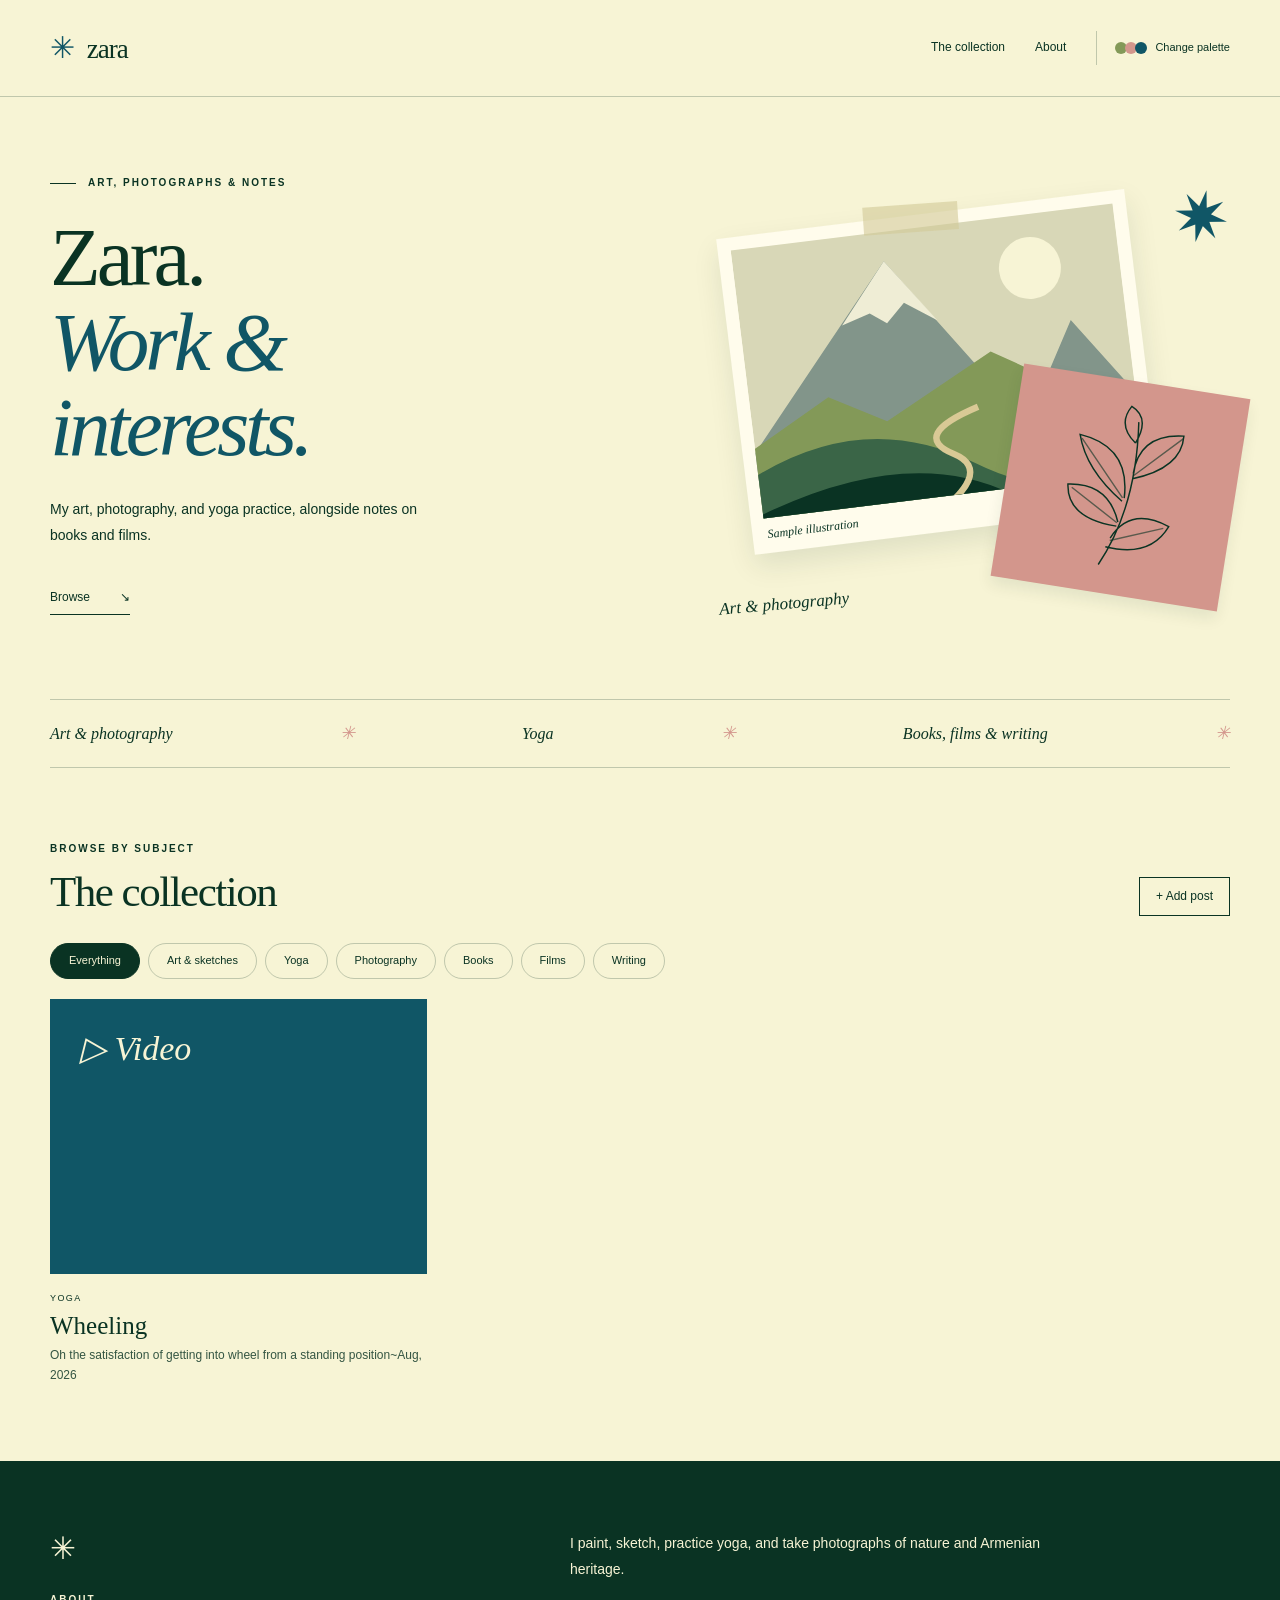
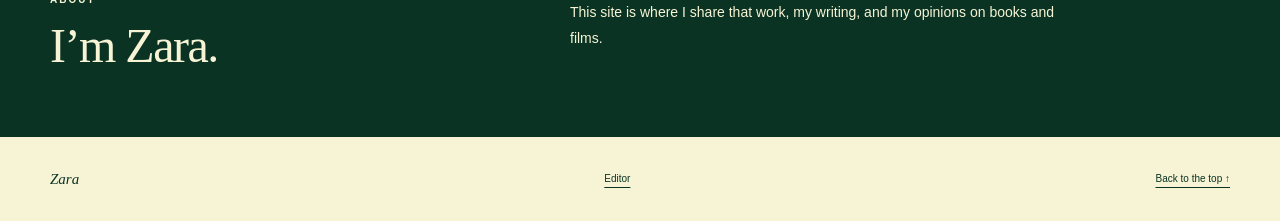
<file: index.html>
<!DOCTYPE html>
<html lang="en">
<head>
  <meta charset="UTF-8">
  <meta name="viewport" content="width=device-width, initial-scale=1">
  <meta name="theme-color" content="#0A3323">
  <meta name="description" content="Art, photography, yoga, writing, and reviews by Zara.">
  <title>Zara | Art, photographs &amp; notes</title>
  <link rel="stylesheet" href="assets/posts.css">
  <style>
    :root { --ink:#0A3323; --sage:#839958; --paper:#F7F4D5; --rose:#D3968C; --blue:#105666; --line:rgba(10,51,35,.23); --serif:Georgia,'Times New Roman',serif; }
    :root[data-palette="ochre"] { --ink:#7F3B25; --sage:#A7993C; --paper:#DCCD8B; --rose:#B57056; --blue:#475480; --line:rgba(127,59,37,.28); }
    * { box-sizing:border-box; }
    html { scroll-behavior:smooth; scroll-padding-top:30px; }
    body { margin:0; background:var(--paper); color:var(--ink); font-family:Arial,Helvetica,sans-serif; font-size:15px; line-height:1.6; }
    button,a { -webkit-tap-highlight-color:transparent; }
    button { font:inherit; cursor:pointer; }
    a { color:inherit; text-underline-offset:5px; }
    button:focus-visible,a:focus-visible { outline:3px solid var(--blue); outline-offset:5px; }
    [hidden] { display:none !important; }
    .skip { position:absolute; top:-100px; left:16px; background:var(--paper); padding:12px 20px; z-index:10; }
    .skip:focus { top:10px; }
    .wrap { width:min(1180px,calc(100% - 96px)); margin:auto; }
    .eyebrow { font-size:10px; letter-spacing:2px; text-transform:uppercase; font-weight:600; }
    header { border-bottom:1px solid var(--line); }
    .header-inner { min-height:96px; display:flex; align-items:center; justify-content:space-between; gap:24px; }
    .brand { text-decoration:none; font-family:var(--serif); font-size:27px; letter-spacing:-1px; white-space:nowrap; }
    .brand span { color:var(--blue); font-size:30px; margin-right:7px; }
    nav { display:flex; align-items:center; gap:30px; }
    nav a { font-size:12px; text-decoration:none; }
    nav a:hover { text-decoration:underline; }
    .palette { display:flex; align-items:center; gap:8px; padding:8px 0 8px 18px; border:0; border-left:1px solid var(--line); background:none; color:var(--ink); font-size:11px; }
    .swatches { display:flex; }
    .swatches i { width:12px; height:12px; border-radius:50%; background:var(--sage); }
    .swatches i:nth-child(2) { background:var(--rose); margin-left:-2px; }
    .swatches i:nth-child(3) { background:var(--blue); margin-left:-2px; }
    .hero { display:grid; grid-template-columns:1.1fr 1fr; gap:60px; align-items:center; padding:78px 0 84px; }
    .hello { display:flex; align-items:center; gap:12px; margin:0 0 24px; }
    .hello::before { content:''; width:26px; height:1px; background:var(--ink); }
    h1 { font-family:var(--serif); font-size:clamp(58px,6.5vw,88px); font-weight:400; letter-spacing:-4px; line-height:1.02; margin:0 0 26px; }
    h1 em { font-weight:400; color:var(--blue); }
    .intro { max-width:370px; font-size:14px; line-height:1.9; }
    .text-link { display:inline-flex; align-items:center; gap:30px; font-size:12px; text-decoration:none; border-bottom:1px solid var(--ink); padding:7px 0; margin-top:18px; }
    .text-link:hover { gap:40px; }
    .collage { position:relative; min-height:400px; isolation:isolate; }
    .landscape-print { position:absolute; width:77%; top:18px; left:7%; background:#fffcec; padding:13px 13px 35px; transform:rotate(-7deg); box-shadow:0 12px 28px #0a33231a; }
    .landscape-print svg { display:block; width:100%; height:270px; }
    .landscape-print small { position:absolute; bottom:9px; left:15px; font-family:var(--serif); font-style:italic; font-size:12px; color:#0a3323; }
    .tape { position:absolute; width:95px; height:28px; background:#d3ca9899; left:36%; top:-11px; transform:rotate(3deg); }
    .botanical { position:absolute; right:-5px; bottom:0; width:43%; height:215px; background:var(--rose); transform:rotate(9deg); box-shadow:0 8px 15px #0a332315; display:grid; place-items:center; }
    .botanical svg { width:80%; height:83%; color:var(--ink); }
    .collage-note { position:absolute; bottom:-22px; left:22px; font-family:var(--serif); font-style:italic; font-size:17px; transform:rotate(-5deg); }
    .little-star { position:absolute; right:0; top:-12px; font-size:70px; line-height:1; color:var(--blue); transform:rotate(12deg); }
    .ribbon { border-block:1px solid var(--line); display:flex; align-items:center; justify-content:space-between; gap:16px; padding:19px 0; font-family:var(--serif); font-style:italic; font-size:16px; }
    .ribbon span:nth-child(even) { color:var(--rose); font-size:18px; }
    .collection { padding:67px 0 76px; }
    .section-heading { display:flex; justify-content:space-between; align-items:flex-end; gap:24px; margin-bottom:27px; }
    h2 { font-family:var(--serif); font-weight:400; font-size:43px; letter-spacing:-1.5px; line-height:1.15; margin:8px 0 0; }
    .section-heading p { font-family:var(--serif); font-style:italic; margin:0 0 4px; font-size:16px; }
    .filters { display:flex; flex-wrap:wrap; gap:8px; margin:0 0 20px; }
    .filter { border:1px solid var(--line); background:none; color:var(--ink); border-radius:24px; padding:8px 18px; font-size:11px; }
    .filter[aria-pressed="true"],.filter:hover { background:var(--ink); color:var(--paper); border-color:var(--ink); }
    .starter-note { margin:0 0 28px; font-size:11px; opacity:.8; }
    .grid { display:grid; grid-template-columns:repeat(3,minmax(0,1fr)); gap:35px 25px; align-items:start; }
    .entry { min-width:0; }
    .card-open { display:block; border:0; padding:0; width:100%; text-align:left; background:transparent; color:var(--ink); }
    .visual { height:275px; width:100%; display:block; position:relative; overflow:hidden; object-fit:cover; transition:transform .25s ease; }
    .card-open:hover .visual { transform:translateY(-5px); }
    .visual svg { width:100%; height:100%; display:block; }
    .sample-label { position:absolute; bottom:10px; left:12px; font-size:8px; letter-spacing:1px; text-transform:uppercase; background:#fffce7e6; color:#0a3323; padding:3px 7px; }
    .entry-meta { display:flex; justify-content:space-between; align-items:center; margin:17px 0 5px; font-size:9px; letter-spacing:1.4px; text-transform:uppercase; }
    .entry-meta span:last-child { font-size:17px; line-height:1; }
    h3 { font-family:var(--serif); font-size:25px; font-weight:400; letter-spacing:-.6px; margin:0 0 5px; line-height:1.25; }
    .entry p { margin:0; font-size:12px; opacity:.82; }
    .art { background:#e4dcc3; padding:20px; }
    .yoga { background:var(--sage); }
    .photo { background:#d9b89a; }
    .books { background:var(--rose); display:flex; align-items:center; justify-content:center; }
    .book { width:132px; height:193px; background:#f7f0ca; border-left:8px solid #cec59c; transform:rotate(-11deg); box-shadow:10px 12px 0 #0a332322; display:flex; flex-direction:column; justify-content:space-between; padding:18px 14px; color:#0a3323; }
    .book small { font-size:7px; letter-spacing:2px; text-transform:uppercase; }
    .book span { font:italic 31px/1.05 var(--serif); }
    .book i { font-size:29px; font-style:normal; }
    .films { background:var(--blue); display:grid; place-items:center; }
    .film-frame { width:82%; height:70%; border-block:12px dashed #d8c78b; background:#0a3323; padding:12px; color:#f7f4d5; display:flex; align-items:center; justify-content:center; gap:14px; }
    .film-frame span { font:italic 38px/1 var(--serif); }
    .film-frame i { display:block; width:37px; height:37px; border:1px solid #f7f4d577; border-radius:50%; font:20px/37px var(--serif); text-align:center; }
    .words { padding:30px; display:flex; flex-direction:column; align-items:flex-start; justify-content:center; background:#e7dfb4; background-image:repeating-linear-gradient(transparent,transparent 29px,#0a332313 29px,#0a332313 30px); color:#0a3323; }
    .words .quote-mark { font:60px/.8 var(--serif); color:#a96458; }
    .words .quote-text { font:italic 30px/1.3 var(--serif); max-width:240px; }
    .words small { margin-top:17px; font-size:8px; letter-spacing:1.5px; text-transform:uppercase; }
    .about { background:var(--ink); color:var(--paper); padding:63px 0; }
    .about-inner { display:grid; grid-template-columns:.8fr 1.2fr; align-items:center; gap:80px; }
    .about h2 { font-size:48px; }
    .about h2 em { font-weight:400; }
    .about p { max-width:520px; font-size:14px; line-height:1.9; margin:0 0 16px; }
    .about .signature { font-family:var(--serif); font-style:italic; font-size:25px; margin-bottom:0; }
    .about-flower { font-size:31px; display:block; margin-bottom:13px; }
    footer { display:flex; justify-content:space-between; align-items:center; gap:25px; padding-block:30px; font-size:10px; }
    footer .footer-note { font-family:var(--serif); font-style:italic; font-size:15px; }
    dialog { background:var(--paper); color:var(--ink); border:1px solid var(--line); padding:45px; width:min(600px,calc(100% - 32px)); max-height:85vh; box-shadow:0 20px 100px #0003; }
    dialog::backdrop { background:#0a3323aa; backdrop-filter:blur(4px); }
    dialog h2 { margin:16px 0 22px; padding-right:20px; font-size:36px; }
    dialog p { font-size:14px; line-height:1.8; }
    .close-dialog { position:absolute; top:15px; right:15px; border:1px solid var(--line); width:32px; height:32px; border-radius:50%; background:transparent; color:var(--ink); font-size:22px; line-height:1; }
    .draft-tag { font-size:9px; text-transform:uppercase; letter-spacing:1.4px; border-bottom:1px solid var(--line); padding-bottom:14px; }
    .sr-only { position:absolute; width:1px; height:1px; padding:0; margin:-1px; overflow:hidden; clip:rect(0,0,0,0); white-space:nowrap; border:0; }
    @media(min-width:1100px) { .entry:nth-child(3n + 2) { padding-top:28px; } }
    @media(max-width:900px) { .wrap { width:calc(100% - 48px); } .hero { gap:20px; padding:60px 0; } h1 { font-size:66px; } .collage { min-height:350px; } .landscape-print svg { height:220px; } .botanical { height:180px; } .grid { gap:30px 20px; } .visual { height:230px; } .words { padding:20px; } .words .quote-text { font-size:25px; } nav { gap:20px; } .about-inner { gap:40px; } }
    @media(max-width:680px) { .header-inner { min-height:83px; flex-wrap:wrap; padding-block:18px; gap:12px; } .brand { font-size:25px; } nav { width:100%; justify-content:space-between; gap:12px; } .palette { padding-left:12px; } .hero { grid-template-columns:1fr; gap:30px; padding:45px 0 50px; } h1 { font-size:68px; } .intro { max-width:100%; } .collage { min-height:350px; max-width:400px; width:100%; margin:12px auto 20px; } .landscape-print svg { height:235px; } .botanical { right:4px; } .little-star { right:5px; } .ribbon { flex-wrap:wrap; justify-content:center; gap:8px 16px; font-size:14px; } .ribbon span:last-child { display:none; } .collection { padding-block:43px; } .section-heading { display:block; } .section-heading p { margin-top:12px; } h2 { font-size:37px; } .filters { gap:7px; } .filter { padding:7px 12px; } .grid { grid-template-columns:repeat(2,minmax(0,1fr)); gap:28px 15px; } .visual { height:215px; } .art { padding:8px; } h3 { font-size:23px; } .book { width:103px; height:156px; padding:12px 9px; } .book span { font-size:26px; } .film-frame { gap:7px; padding:7px; } .film-frame span { font-size:28px; } .film-frame i { width:26px; height:26px; font-size:14px; line-height:26px; flex-shrink:0; } .words { padding:17px; } .words .quote-text { font-size:23px; } .about-inner { grid-template-columns:1fr; gap:25px; } .about { padding-block:40px; } .about h2 { font-size:42px; } footer { flex-wrap:wrap; gap:12px; } footer .footer-note { width:100%; } dialog { padding:32px 25px; } }
    @media(max-width:380px) { .wrap { width:calc(100% - 32px); } h1 { font-size:59px; } .grid { grid-template-columns:1fr; } .visual { height:290px; } .book { width:140px; height:195px; } .words .quote-text { font-size:32px; } }
    @media(prefers-reduced-motion:reduce) { html { scroll-behavior:auto; } * { transition:none !important; } }
  </style>
</head>
<body>
  <a class="skip" href="#main">Skip to content</a>
  <header>
    <div class="wrap header-inner">
      <a class="brand" href="#" aria-label="Zara’s home"><span aria-hidden="true">✳</span> zara</a>
      <nav aria-label="Main navigation">
        <a href="#collection">The collection</a><a href="#about">About</a>
        <button class="palette" id="palette-toggle" aria-label="Use the ochre color palette" aria-pressed="false" hidden><span class="swatches" aria-hidden="true"><i></i><i></i><i></i></span><span>Change palette</span></button>
      </nav>
    </div>
  </header>
  <main id="main">
    <div class="wrap">
      <section class="hero" aria-labelledby="intro-title">
        <div>
          <p class="eyebrow hello">Art, photographs &amp; notes</p>
          <h1 id="intro-title">Zara.<br><em>Work &amp;<br>interests.</em></h1>
          <p class="intro">My art, photography, and yoga practice, alongside notes on books and films.</p>
          <a class="text-link" href="#collection">Browse <span aria-hidden="true">↘</span></a>
        </div>
        <div class="collage" role="img" aria-label="A moodboard of sample illustrations: layered mountains and a botanical drawing on dusty pink paper.">
          <div class="landscape-print"><span class="tape"></span>
            <svg viewBox="0 0 360 280" preserveAspectRatio="xMidYMid slice" aria-hidden="true">
              <rect width="360" height="280" fill="#d8d7b7"/><circle cx="276" cy="64" r="29" fill="#f7f4d5"/>
              <path d="M-10 216 141 41 256 207 308 117 380 220V290H-10Z" fill="#82958a"/><path d="m141 41-46 55 27-8 15 11 18-17 29 20Z" fill="#efedd5"/>
              <path d="M-10 206 74 161 126 190 230 137 380 229V290H-10Z" fill="#839958"/><path d="M-10 230Q104 174 203 239T380 228V290H-10Z" fill="#3a6547"/><path d="M-10 266Q140 212 232 271T380 251V290H-10Z" fill="#0a3323"/><path d="M148 290q75-40 36-62t28-41" stroke="#d9c995" stroke-width="6" fill="none"/>
            </svg>
            <small>Sample illustration</small>
          </div>
          <div class="botanical"><svg viewBox="0 0 180 210" fill="none" stroke="currentColor" stroke-width="1.7" aria-hidden="true"><path d="M78 199q34-73 21-173M94 121Q46 91 33 51q61 5 63 66M102 93q55-21 52-59-52 5-52 53M92 151q-59 0-64-40 47-9 65 35M83 177q54 5 70-35-48-17-66 24M99 51Q74 33 88 9q24 10 11 42"/><path d="m36 55 58 62m60-80-51 52m-70 25 59 33m55-2-60 24" opacity=".6"/></svg></div>
          <span class="little-star" aria-hidden="true">✷</span><span class="collage-note">Art &amp; photography</span>
        </div>
      </section>
      <div class="ribbon"><span>Art &amp; photography</span><span aria-hidden="true">✳</span><span>Yoga</span><span aria-hidden="true">✳</span><span>Books, films &amp; writing</span><span aria-hidden="true">✳</span></div>
      <section class="collection" id="collection" aria-labelledby="collection-title">
        <div class="section-heading"><div><span class="eyebrow">Browse by subject</span><h2 id="collection-title">The collection</h2></div><a class="add-post" href="editor.html">+ Add post</a></div>
        <div class="filters" role="group" aria-label="Filter the collection" hidden>
          <button class="filter" data-filter="all" aria-pressed="true">Everything</button><button class="filter" data-filter="art" aria-pressed="false">Art &amp; sketches</button><button class="filter" data-filter="yoga" aria-pressed="false">Yoga</button><button class="filter" data-filter="photography" aria-pressed="false">Photography</button><button class="filter" data-filter="books" aria-pressed="false">Books</button><button class="filter" data-filter="films" aria-pressed="false">Films</button><button class="filter" data-filter="writing" aria-pressed="false">Writing</button>
        </div>
        <p class="starter-note">Draft site. The illustrations and entries below are placeholders.</p>
        <p class="sr-only" id="filter-status" role="status" aria-live="polite"></p>
        <noscript><p>Browse all six collections below. Enable JavaScript to filter them and open entry previews.</p></noscript>
        <div class="grid">
          <article class="entry" data-category="art">
            <button class="card-open" data-entry="entry-art" aria-haspopup="dialog" aria-label="Open Art &amp; sketches">
              <div class="visual art"><svg viewBox="0 0 300 270" aria-hidden="true"><rect x="20" y="8" width="260" height="250" fill="#f8f1db" transform="rotate(-4 150 135)"/><g fill="none" stroke="#665c43" stroke-width="1.4" transform="rotate(-4 150 135)"><path d="M137 236q-10-73 13-147M145 163q-66-5-59-67 48 10 59 67Zm-1-19q51-7 59-66-53 4-59 66Zm1-24q-41-4-39-48 39 5 39 48Zm5-29q40-10 33-49-38 8-33 49Zm-12 108q-54 3-57-37 47-5 57 37Zm1-20q47 13 60-26-44-16-60 26Z"/><path d="m87 98 55 64m59-80-55 59m-38-67 37 41m35-70-29 44m-68 75 53 33m58-40-53 20" opacity=".5"/><ellipse cx="140" cy="235" rx="58" ry="5" opacity=".3"/></g></svg><span class="sample-label">Sample illustration</span></div>
              <div class="entry-meta"><span>01 / Art &amp; sketches</span><span aria-hidden="true">↗</span></div><h3>Art &amp; sketches</h3><p>Paintings, drawings, and work in progress.</p>
            </button>
          </article>
          <article class="entry" data-category="yoga">
            <button class="card-open" data-entry="entry-yoga" aria-haspopup="dialog" aria-label="Open Yoga">
              <div class="visual yoga"><svg viewBox="0 0 350 275" aria-hidden="true"><path d="M89 237V107a86 86 0 0 1 172 0v130" fill="#e6dfb0"/><circle cx="213" cy="89" r="27" fill="#d3968c"/><path d="M0 235h350v40H0" fill="#647e4a"/><ellipse cx="176" cy="240" rx="102" ry="9" fill="#0a332333"/><g fill="none" stroke="#0a3323" stroke-linecap="round" stroke-linejoin="round"><circle cx="170" cy="126" r="16" stroke-width="3"/><path d="M163 146q-21 25-13 52m27-52q24 25 14 52M151 158l-25 32-36 13m97-45 24 32 34 13M149 198q-51-4-43 19 22 20 69 1 47 19 69-1 8-23-54-19m-41 1 37 14m4-15-29 16" stroke-width="4"/></g><path d="M31 229v-73m0 38q-26-6-19-29 23 1 19 29m0 20q27-9 28-31-27 0-28 31" fill="#0a3323"/></svg><span class="sample-label">Sample illustration</span></div>
              <div class="entry-meta"><span>02 / Yoga &amp; movement</span><span aria-hidden="true">↗</span></div><h3>Yoga</h3><p>Photos and videos from my practice.</p>
            </button>
          </article>
          <article class="entry" data-category="photography">
            <button class="card-open" data-entry="entry-photography" aria-haspopup="dialog" aria-label="Open Photography">
              <div class="visual photo"><svg viewBox="0 0 350 275" preserveAspectRatio="xMidYMid slice" aria-hidden="true"><rect width="350" height="275" fill="#c7cdb8"/><circle cx="270" cy="60" r="31" fill="#f7efcf"/><path d="m-20 204 143-159 74 113 66-71 106 123v80H-20" fill="#718e81"/><path d="m123 45-27 30 19-3 11 11 9-13 14 15Z" fill="#ede9d1"/><path d="M0 219q104-91 191-12t159-15v90H0" fill="#839958"/><path d="M0 245q190-35 350-6v40H0" fill="#3c6043"/><g fill="#b57056" stroke="#7f3b25" stroke-width="1.5"><path d="M156 230v-65h65v65Z"/><path d="m148 165 40-35 41 35Z"/><path d="M176 141v-30h24v30Z"/><path d="m171 111 17-35 17 35Z"/></g><path d="M181 230v-22a8 8 0 0 1 16 0v22" fill="#573d2b"/><path d="M187 124v9M169 185v10m41-10v10" stroke="#573d2b" stroke-width="5"/><path d="m188 75 0-14m-6 5h12" stroke="#573d2b" stroke-width="2"/><path d="M178 275q-4-30 11-45" stroke="#d8c194" stroke-width="14" fill="none"/></svg><span class="sample-label">Sample illustration</span></div>
              <div class="entry-meta"><span>03 / Nature &amp; Armenian heritage</span><span aria-hidden="true">↗</span></div><h3>Photography</h3><p>Nature and Armenian heritage.</p>
            </button>
          </article>
          <article class="entry" data-category="books">
            <button class="card-open" data-entry="entry-books" aria-haspopup="dialog" aria-label="Open Books">
              <div class="visual books"><div class="book" aria-hidden="true"><small>Reading notes</small><span>Books<br>&amp; notes</span><i>✳</i></div><span class="sample-label">Sample illustration</span></div>
              <div class="entry-meta"><span>04 / The bookshelf</span><span aria-hidden="true">↗</span></div><h3>Books</h3><p>What I’ve read and what I thought.</p>
            </button>
          </article>
          <article class="entry" data-category="films">
            <button class="card-open" data-entry="entry-films" aria-haspopup="dialog" aria-label="Open Films">
              <div class="visual films"><div class="film-frame" aria-hidden="true"><i>✳</i><span>Film<br>diary</span></div><span class="sample-label">Sample illustration</span></div>
              <div class="entry-meta"><span>05 / The film diary</span><span aria-hidden="true">↗</span></div><h3>Films</h3><p>Reviews and a watchlist.</p>
            </button>
          </article>
          <article class="entry" data-category="writing">
            <button class="card-open" data-entry="entry-writing" aria-haspopup="dialog" aria-label="Open Writing">
              <div class="visual words" aria-hidden="true"><span class="quote-mark">“</span><span class="quote-text">Notes &amp;<br>quotes</span><small>Writing</small></div>
              <div class="entry-meta"><span>06 / Writings &amp; collected words</span><span aria-hidden="true">↗</span></div><h3>Writing</h3><p>My writing and collected quotes.</p>
            </button>
          </article>
        </div>
      </section>
    </div>
    <section class="about" id="about" aria-labelledby="about-title"><div class="wrap about-inner">
      <div><span class="about-flower" aria-hidden="true">✳</span><span class="eyebrow">About</span><h2 id="about-title">I’m Zara.</h2></div>
      <div><p>I paint, sketch, practice yoga, and take photographs of nature and Armenian heritage.</p><p>This site is where I share that work, my writing, and my opinions on books and films.</p></div>
    </div></section>
  </main>
  <footer class="wrap"><span class="footer-note">Zara</span><a href="editor.html">Editor</a><a href="#">Back to the top ↑</a></footer>

  <!-- Full entries: replace this starter copy with your own. -->
  <template id="entry-art"><h2>Art &amp; sketches</h2><p>No artwork added yet.</p></template>
  <template id="entry-yoga"><h2>Yoga</h2><p>No photos or videos added yet.</p></template>
  <template id="entry-photography"><h2>Photography</h2><p>No photographs added yet. The card shows a sample illustration.</p></template>
  <template id="entry-books"><h2>Books</h2><p>No book reviews added yet.</p></template>
  <template id="entry-films"><h2>Films</h2><p>No film reviews added yet.</p><p data-letterboxd-pending>Letterboxd profile not linked yet.</p><a class="text-link" data-letterboxd-link hidden>My Letterboxd profile <span aria-hidden="true">↗</span></a></template>
  <template id="entry-writing"><h2>Writing</h2><p>No writing or quotes added yet.</p></template>
  <dialog id="entry-dialog" aria-labelledby="dialog-title"><button class="close-dialog" aria-label="Close entry">×</button><div class="draft-tag">Placeholder entry</div><div id="dialog-content"></div></dialog>
  <script src="content/posts.js"></script>
  <script src="assets/posts.js"></script>
  <script src="assets/collection.js"></script>
  <script>
    const LETTERBOXD_USERNAME = 'zartuyt';

    const paletteToggle = document.querySelector('#palette-toggle');
    const themeColor = document.querySelector('meta[name="theme-color"]');
    function setPalette(palette) {
      const ochre = palette === 'ochre';
      document.documentElement.dataset.palette = ochre ? 'ochre' : 'forest';
      paletteToggle.setAttribute('aria-pressed', String(ochre));
      paletteToggle.setAttribute('aria-label', `Use the ${ochre ? 'forest' : 'ochre'} color palette`);
      themeColor.content = ochre ? '#7F3B25' : '#0A3323';
    }
    try { setPalette(localStorage.getItem('zara-palette')); } catch { setPalette('forest'); }
    paletteToggle.hidden = false;
    paletteToggle.addEventListener('click', () => {
      const palette = document.documentElement.dataset.palette === 'ochre' ? 'forest' : 'ochre';
      setPalette(palette);
      try { localStorage.setItem('zara-palette', palette); } catch { /* Works even without storage. */ }
    });

    const filters = document.querySelectorAll('[data-filter]');
    const entries = document.querySelectorAll('.entry');
    document.querySelector('.filters').hidden = false;
    filters.forEach(button => button.addEventListener('click', () => {
      filters.forEach(filter => filter.setAttribute('aria-pressed', String(filter === button)));
      let count = 0;
      entries.forEach(entry => {
        entry.hidden = button.dataset.filter !== 'all' && entry.dataset.category !== button.dataset.filter;
        if (!entry.hidden) count++;
      });
      document.querySelector('#filter-status').textContent = `${count} ${count === 1 ? 'entry' : 'entries'} shown for ${button.textContent}.`;
    }));

    const dialog = document.querySelector('#entry-dialog');
    const dialogContent = document.querySelector('#dialog-content');
    let entryOpener;
    document.querySelectorAll('[data-entry]').forEach(button => button.addEventListener('click', () => {
      entryOpener = button;
      dialogContent.replaceChildren(document.getElementById(button.dataset.entry).content.cloneNode(true));
      dialogContent.querySelector('h2').id = 'dialog-title';
      const profileLink = dialogContent.querySelector('[data-letterboxd-link]');
      if (profileLink && LETTERBOXD_USERNAME.trim()) {
        profileLink.href = `https://letterboxd.com/${encodeURIComponent(LETTERBOXD_USERNAME.trim())}/`;
        profileLink.hidden = false;
        dialogContent.querySelector('[data-letterboxd-pending]').hidden = true;
      }
      dialog.showModal();
    }));
    dialog.querySelector('.close-dialog').addEventListener('click', () => dialog.close());
    dialog.addEventListener('click', event => {
      const bounds = dialog.getBoundingClientRect();
      if (event.target === dialog && (event.clientX < bounds.left || event.clientX > bounds.right || event.clientY < bounds.top || event.clientY > bounds.bottom)) dialog.close();
    });
    dialog.addEventListener('close', () => entryOpener?.focus());
  </script>
</body>
</html>
</file>
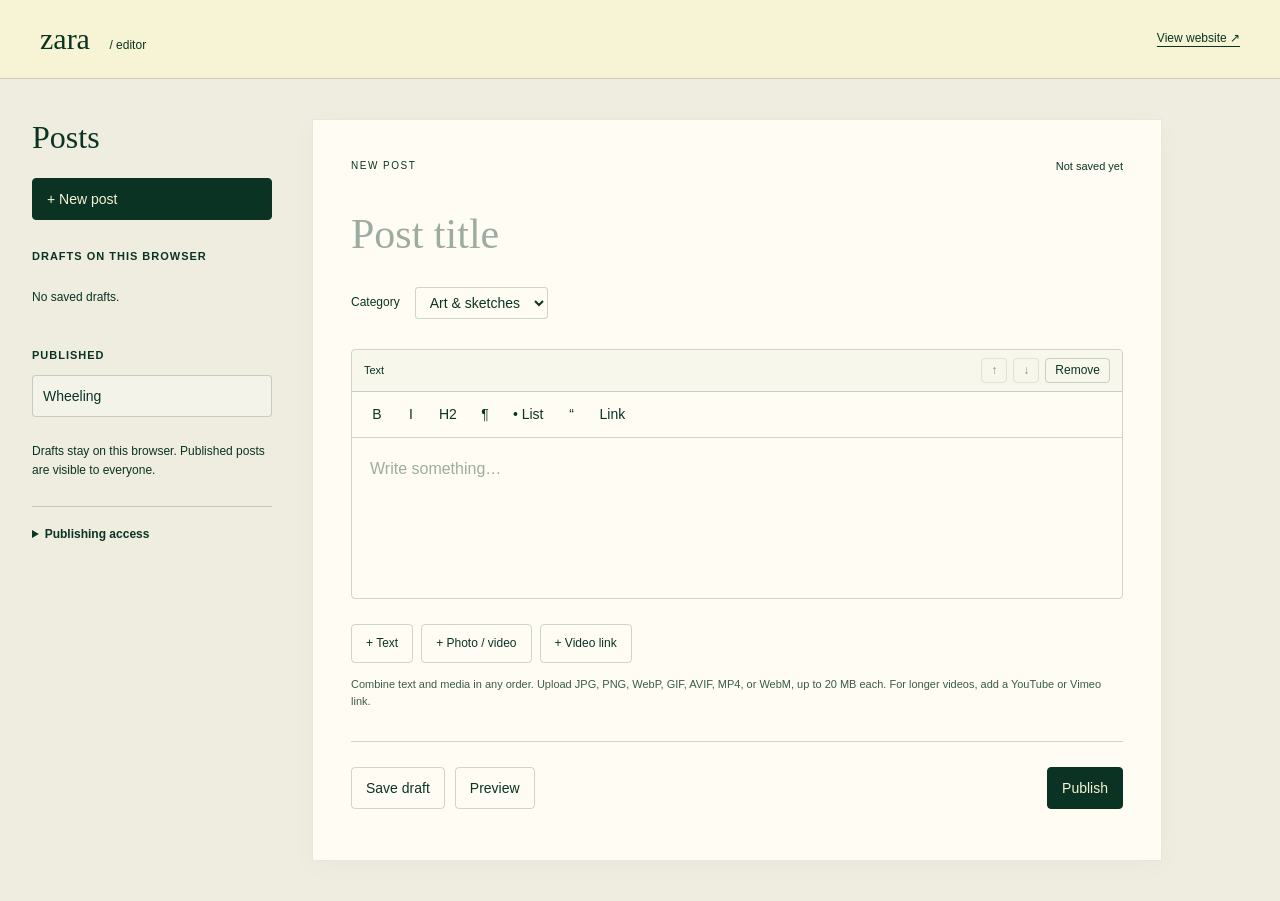
<file: editor.html>
<!DOCTYPE html>
<html lang="en">
<head>
  <meta charset="utf-8">
  <meta name="viewport" content="width=device-width, initial-scale=1">
  <meta name="robots" content="noindex">
  <title>Add a post — Zara</title>
  <link rel="stylesheet" href="assets/editor.css">
  <link rel="stylesheet" href="assets/posts.css">
  <script src="content/posts.js" defer></script>
  <script src="assets/posts.js" defer></script>
  <script src="assets/github.js" defer></script>
  <script src="assets/editor.js" defer></script>
</head>
<body>
  <header class="editor-header"><a href="index.html" class="brand">zara <span>/ editor</span></a><a href="index.html">View website ↗</a></header>
  <main class="editor-layout">
    <aside>
      <h1>Posts</h1>
      <button id="new-post" class="primary">+ New post</button>
      <h2>Drafts on this browser</h2><div id="draft-list" class="post-list"></div>
      <h2>Published</h2><div id="published-list" class="post-list"></div>
      <p class="aside-note">Drafts stay on this browser. Published posts are visible to everyone.</p>
      <details class="connection" id="connection-panel">
        <summary>Publishing access</summary>
        <p id="connection-status" role="status">Not connected to GitHub.</p>
        <p>Only someone with write access to your repository can publish.</p>
        <label for="github-token">GitHub access token</label>
        <input id="github-token" type="password" autocomplete="off" spellcheck="false" placeholder="Paste your token here">
        <button id="connect">Connect GitHub</button><button id="disconnect" hidden>Disconnect</button>
        <p>Your token is kept only in this tab’s memory and is cleared when you refresh or disconnect.</p>
        <details><summary>First-time setup</summary><ol><li>Open <a href="https://github.com/settings/personal-access-tokens/new" target="_blank" rel="noopener noreferrer">GitHub’s token settings</a>.</li><li>Select only <strong>zgrigoryan.github.io</strong> under repository access.</li><li>Set repository <strong>Contents</strong> permission to <strong>Read and write</strong>, choose an expiry, and generate the token.</li><li>Paste it above. You’ll need it again after refreshing this editor.</li></ol><p>The website files must be uploaded to your repository and GitHub Pages enabled before posts can appear online.</p></details>
      </details>
    </aside>
    <section class="workspace" aria-label="Post editor">
      <div class="workspace-top"><span class="eyebrow" id="editing-label">New post</span><span id="save-status" role="status">Not saved yet</span></div>
      <fieldset id="post-fields">
        <label for="post-title" class="sr-only">Post title</label><input id="post-title" class="title-input" maxlength="180" placeholder="Post title" required>
        <div class="post-settings"><label for="post-category">Category</label><select id="post-category"><option value="art">Art &amp; sketches</option><option value="yoga">Yoga</option><option value="photography">Photography</option><option value="books">Books</option><option value="films">Films</option><option value="writing">Writing</option></select></div>
        <div id="blocks"></div>
        <div class="add-blocks" role="group" aria-label="Add content"><button id="add-text">+ Text</button><button id="add-media">+ Photo / video</button><button id="add-embed">+ Video link</button><input id="media-input" type="file" accept="image/jpeg,image/png,image/webp,image/gif,image/avif,video/mp4,video/webm" multiple hidden></div>
        <p class="media-help">Combine text and media in any order. Upload JPG, PNG, WebP, GIF, AVIF, MP4, or WebM, up to 20 MB each. For longer videos, add a YouTube or Vimeo link.</p>
      </fieldset>
      <div class="editor-actions"><button id="save-draft">Save draft</button><button id="preview-post">Preview</button><button id="publish-post" class="primary">Publish</button></div>
      <p id="editor-status" role="status" aria-live="polite"></p>
      <a id="commit-link" target="_blank" rel="noopener noreferrer" hidden>View saved version on GitHub ↗</a>
    </section>
  </main>
  <dialog id="preview-dialog" aria-labelledby="dialog-title"><button class="close-dialog" aria-label="Close preview">×</button><span class="eyebrow">Preview · not published</span><div id="preview-content" class="post-preview"></div></dialog>
  <noscript>This editor needs JavaScript enabled to save drafts and publish posts.</noscript>
</body>
</html>
</file>
<file: assets/posts.css>
.add-post { display:inline-flex; border:1px solid var(--ink); padding:9px 16px; text-decoration:none; font-size:12px; white-space:nowrap; }
.add-post:hover { background:var(--ink); color:var(--paper); }
.section-heading { align-items:center; }
.post-text { overflow-wrap:anywhere; }
.post-text h2 { font-size:27px; margin:24px 0 12px; }
.post-text h3 { margin:20px 0 10px; }
.post-text p,.post-text ul,.post-text ol { margin:12px 0; }
.post-text blockquote { margin:20px 0; padding:0 0 0 18px; border-left:3px solid var(--sage); font-family:var(--serif); font-size:21px; }
.post-meta { font-size:11px !important; text-transform:uppercase; letter-spacing:1px; }
#entry-dialog:has(.published-post) { width:min(800px,calc(100% - 32px)); }
.published-post figure,.post-preview figure { margin:24px 0; }
.published-post img,.published-post video,.post-preview img,.post-preview video { width:100%; max-height:65vh; object-fit:contain; display:block; }
.published-post iframe,.post-preview iframe { width:100%; aspect-ratio:16/9; border:0; display:block; }
.published-post figcaption,.post-preview figcaption { font-size:12px; margin-top:8px; opacity:.8; white-space:pre-wrap; overflow-wrap:anywhere; }
.post-card-cover { display:grid; place-items:center; padding:30px; background:var(--sage); color:var(--ink); font:italic 34px/1.2 var(--serif); overflow-wrap:anywhere; }
.post-card-cover.video-cover { background:var(--blue); color:var(--paper); }
.post-title { display:block; font-family:var(--serif); font-size:25px; line-height:1.25; margin:0 0 5px; }
.post-excerpt { display:block; font-size:12px; opacity:.82; overflow-wrap:anywhere; }
@media(max-width:680px) { .section-heading .add-post { margin-top:15px; } }
</file>
<file: assets/editor.css>
:root { --paper:#f7f4d5; --ink:#0a3323; --sage:#839958; --rose:#d3968c; --blue:#105666; --line:#0a332333; --serif:Georgia,'Times New Roman',serif; }
* { box-sizing:border-box; }
body { margin:0; background:#eeeddf; color:var(--ink); font:14px/1.6 Arial,Helvetica,sans-serif; }
a { color:inherit; text-underline-offset:4px; }
button,input,select,textarea { font:inherit; color:inherit; }
button { cursor:pointer; background:transparent; border:1px solid var(--line); padding:9px 14px; border-radius:4px; }
button:hover { background:#0a33230b; }
button:disabled { opacity:.5; cursor:wait; }
button:focus-visible,a:focus-visible,select:focus-visible,input:focus-visible,textarea:focus-visible,[contenteditable]:focus-visible { outline:2px solid var(--blue); outline-offset:3px; }
.primary { background:var(--ink); color:var(--paper); border-color:var(--ink); }
.primary:hover { background:var(--blue); }
[hidden] { display:none !important; }
.editor-header { display:flex; align-items:center; justify-content:space-between; gap:20px; padding:22px 40px; border-bottom:1px solid var(--line); background:var(--paper); }
.brand { font:30px var(--serif); text-decoration:none; }
.brand span { font:12px Arial,sans-serif; margin-left:12px; }
.editor-header>a:last-child { font-size:12px; }
.editor-layout { display:grid; grid-template-columns:240px minmax(0,850px); gap:40px; width:min(1220px,calc(100% - 64px)); margin:40px auto; align-items:start; }
aside h1 { font:32px var(--serif); margin:0 0 22px; }
aside h2 { font-size:11px; text-transform:uppercase; letter-spacing:1px; margin:28px 0 10px; }
#new-post { width:100%; text-align:left; }
.post-list { display:grid; gap:7px; }
.post-list button { text-align:left; padding:9px 10px; background:#ffffff55; overflow-wrap:anywhere; }
.post-list button[aria-current="true"] { border-color:var(--ink); background:var(--paper); }
.post-list small { display:block; font-size:10px; opacity:.7; }
.post-list p,.aside-note,.connection p,.connection li { font-size:12px; }
.aside-note { margin:25px 0; }
.connection { border-top:1px solid var(--line); padding-top:18px; }
summary { cursor:pointer; font-size:12px; font-weight:bold; }
.connection label { display:block; font-size:12px; }
.connection input { width:100%; margin:5px 0 10px; padding:9px; background:#fffdf3; border:1px solid var(--line); border-radius:3px; }
.connection button { font-size:12px; margin-bottom:10px; }
.connection ol { padding-left:18px; }
.connection li { margin-bottom:8px; }
.workspace { background:#fffdf3; padding:38px; box-shadow:0 5px 25px #0a332307; border:1px solid #0a33231a; min-width:0; }
.workspace-top { display:flex; justify-content:space-between; gap:15px; margin-bottom:25px; font-size:11px; }
.eyebrow { font-size:10px; text-transform:uppercase; letter-spacing:1.5px; }
#save-status { text-align:right; }
fieldset { border:0; padding:0; margin:0; min-width:0; }
.title-input { width:100%; font:42px/1.2 var(--serif); padding:8px 0; border:0; background:none; outline-offset:5px; }
.title-input::placeholder { color:#0a332366; }
.post-settings { margin:20px 0 30px; display:flex; align-items:center; gap:15px; }
.post-settings label { font-size:12px; }
select { padding:6px 10px; background:transparent; border:1px solid var(--line); border-radius:3px; }
.content-block { margin:20px 0; border:1px solid var(--line); border-radius:4px; overflow:hidden; }
.block-header { display:flex; justify-content:space-between; align-items:center; padding:8px 12px; border-bottom:1px solid var(--line); background:#eeeddf66; gap:10px; font-size:11px; }
.block-controls { display:flex; gap:6px; }
.block-controls button { padding:2px 9px; font-size:12px; }
.toolbar { display:flex; gap:4px; flex-wrap:wrap; padding:8px 10px; border-bottom:1px solid var(--line); }
.toolbar button { border:0; padding:3px 9px; min-width:30px; }
.rich-text { min-height:160px; padding:18px; outline-offset:-3px !important; overflow-wrap:anywhere; font-size:16px; }
.rich-text:empty::before { content:attr(data-placeholder); color:#0a332366; pointer-events:none; }
.rich-text p { margin:0 0 12px; }
.rich-text h2 { font:26px var(--serif); }
.rich-text h3 { font:22px var(--serif); }
.rich-text blockquote { border-left:3px solid var(--sage); margin-left:0; padding-left:15px; }
.media-preview { padding:12px; background:#eeeddf55; }
.media-preview img,.media-preview video { display:block; max-width:100%; max-height:350px; margin:auto; }
.media-preview iframe { width:100%; aspect-ratio:16/9; border:0; }
.media-fields { padding:12px 15px; }
.media-fields label { display:block; font-size:11px; margin:8px 0 4px; }
.media-fields textarea,.media-fields input { width:100%; padding:9px; border:1px solid var(--line); background:transparent; border-radius:3px; }
.media-fields textarea { resize:vertical; min-height:65px; }
.add-blocks { display:flex; flex-wrap:wrap; gap:8px; margin-top:25px; }
.add-blocks button { font-size:12px; }
.media-help { font-size:11px; opacity:.8; margin:13px 0 30px; }
.editor-actions { display:flex; flex-wrap:wrap; gap:10px; border-top:1px solid var(--line); padding-top:25px; }
.editor-actions .primary { margin-left:auto; }
#editor-status { font-size:13px; white-space:pre-wrap; overflow-wrap:anywhere; }
#editor-status[data-error="true"] { color:#9a3824; }
#commit-link { font-size:12px; }
dialog { width:min(780px,calc(100% - 32px)); max-height:88vh; padding:40px; border:1px solid var(--line); color:var(--ink); background:var(--paper); }
dialog::backdrop { background:#0a3323aa; }
dialog h2 { font:36px/1.2 var(--serif); margin:20px 0; }
.close-dialog { position:absolute; top:12px; right:12px; border:0; font-size:23px; padding:0 8px; }
.sr-only { position:absolute; width:1px; height:1px; padding:0; margin:-1px; overflow:hidden; clip:rect(0,0,0,0); white-space:nowrap; border:0; }
@media(max-width:850px) { .editor-layout { grid-template-columns:180px minmax(0,1fr); width:calc(100% - 32px); gap:20px; } .workspace { padding:22px; } .title-input { font-size:34px; } }
@media(max-width:620px) { .editor-header { padding:18px; } .editor-layout { grid-template-columns:1fr; margin:20px auto; } aside { border-bottom:1px solid var(--line); padding-bottom:20px; } aside h1 { display:none; } .post-list { grid-template-columns:repeat(2,minmax(0,1fr)); } .aside-note { margin:15px 0; } .workspace { padding:20px 16px; } .editor-actions { gap:6px; } .editor-actions button { font-size:12px; padding:9px 12px; } .block-controls button { padding:4px 10px; } dialog { padding:28px 20px; } }
</file>
